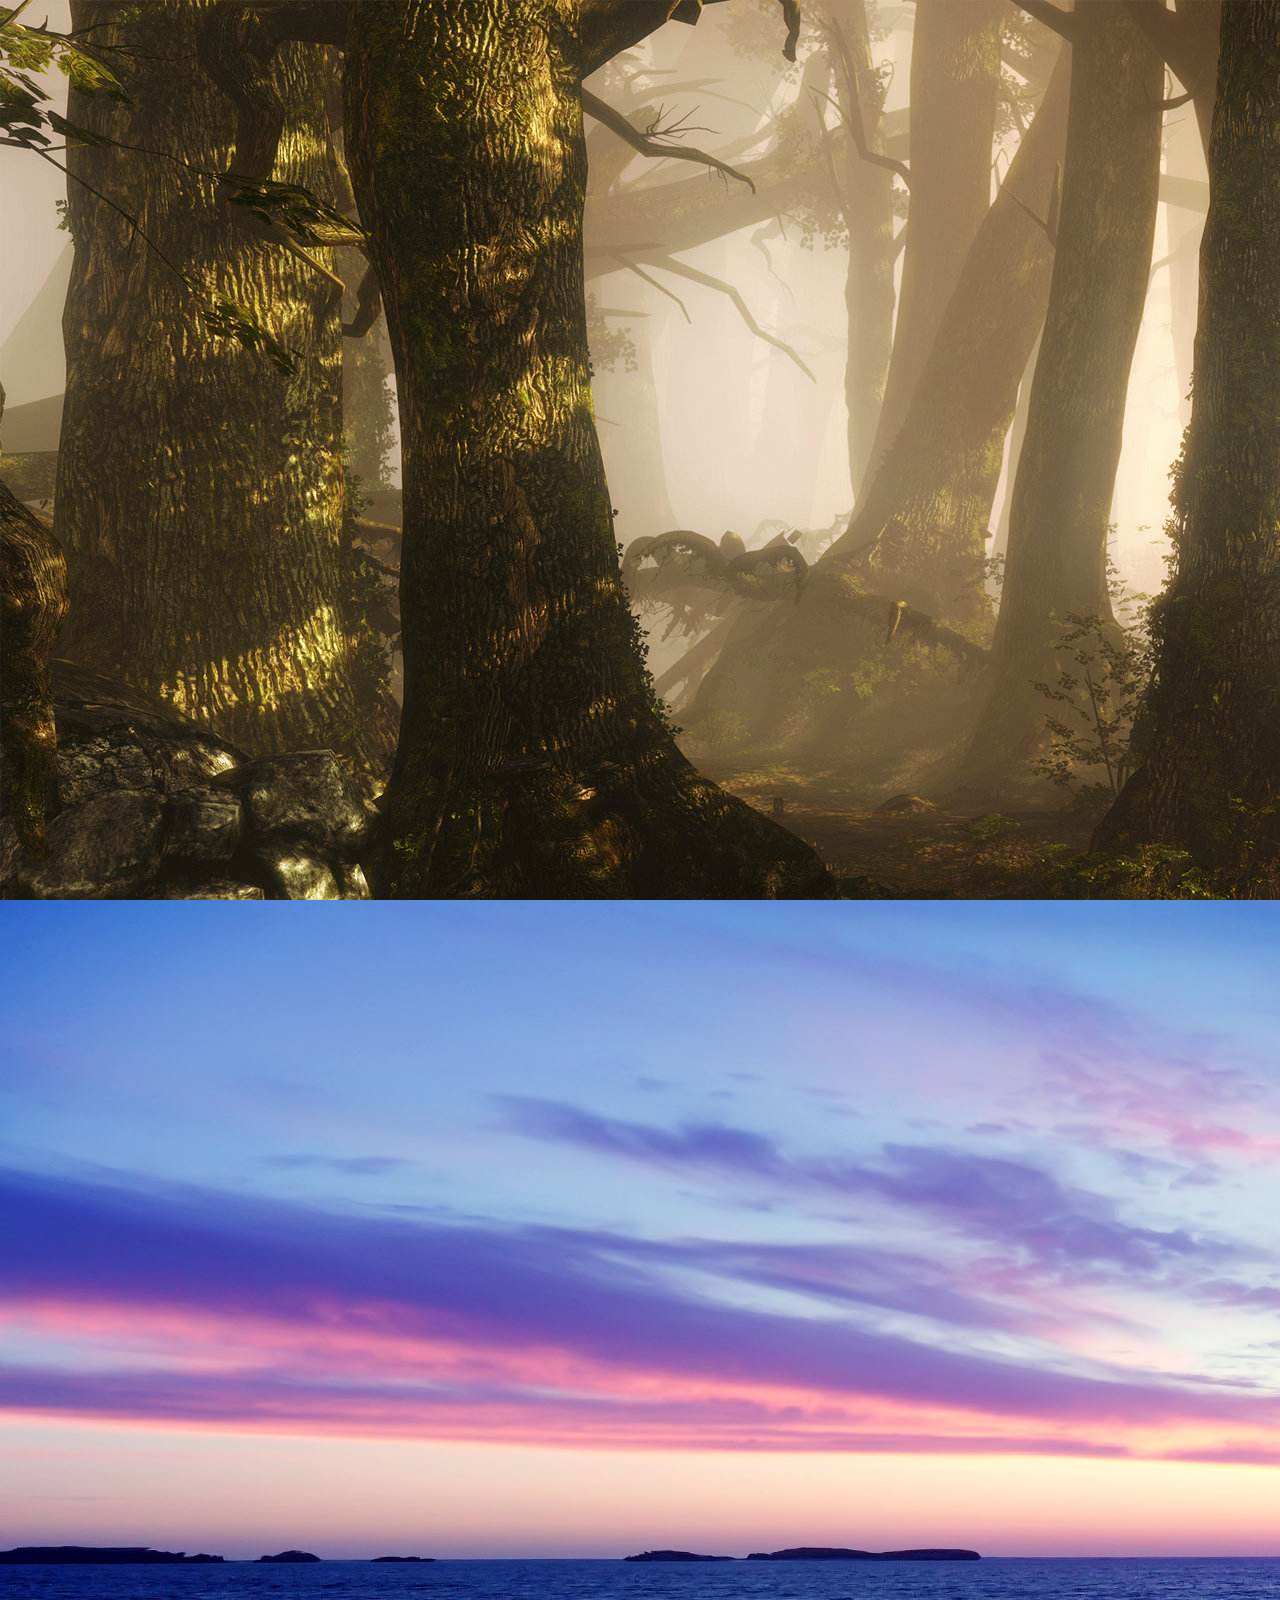
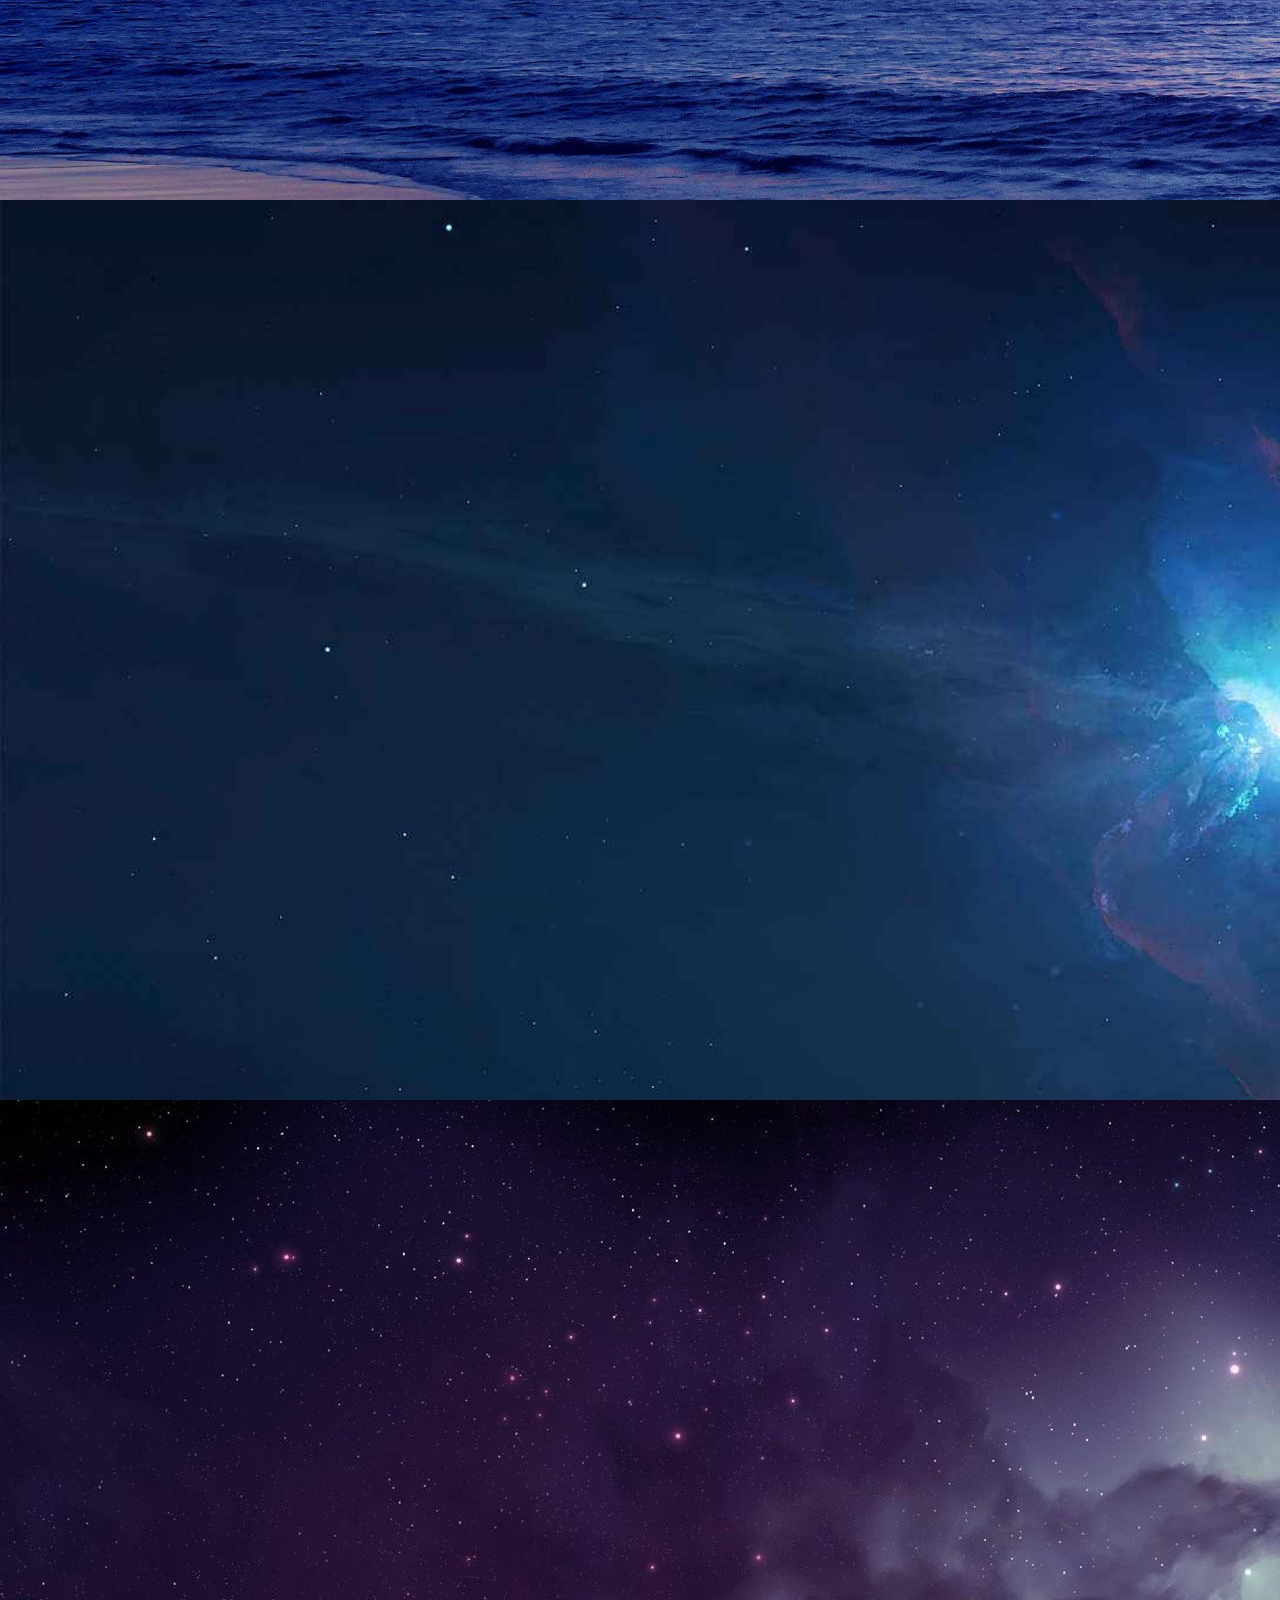
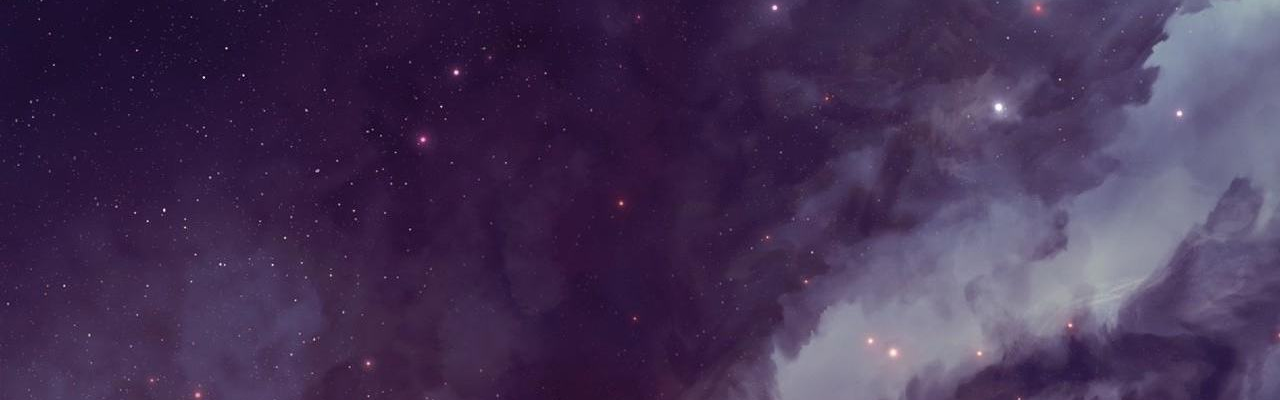
<file: 全屏切换效果/index.html>
<!DOCTYPE html>
<html lang="en">
<head>
    <meta charset="UTF-8">
    <meta name="viewport" content="width=device-width, initial-scale=1.0">
    <meta http-equiv="X-UA-Compatible" content="ie=edge">
    <title>全屏切换效果</title>
    <link rel="stylesheet" href="./index.css">
</head>
<body>
    <div class="wrap">
        <div class="container">
            <div class="item" id="item1"></div>
            <div class="item" id="item2"></div>
            <div class="item" id="item3"></div>
            <div class="item" id="item4"></div>
        </div>
    </div>
    <script src="./jquery-3.1.1.js"></script>
    <script src="./index.js"></script>
</body>
</html>
</file>
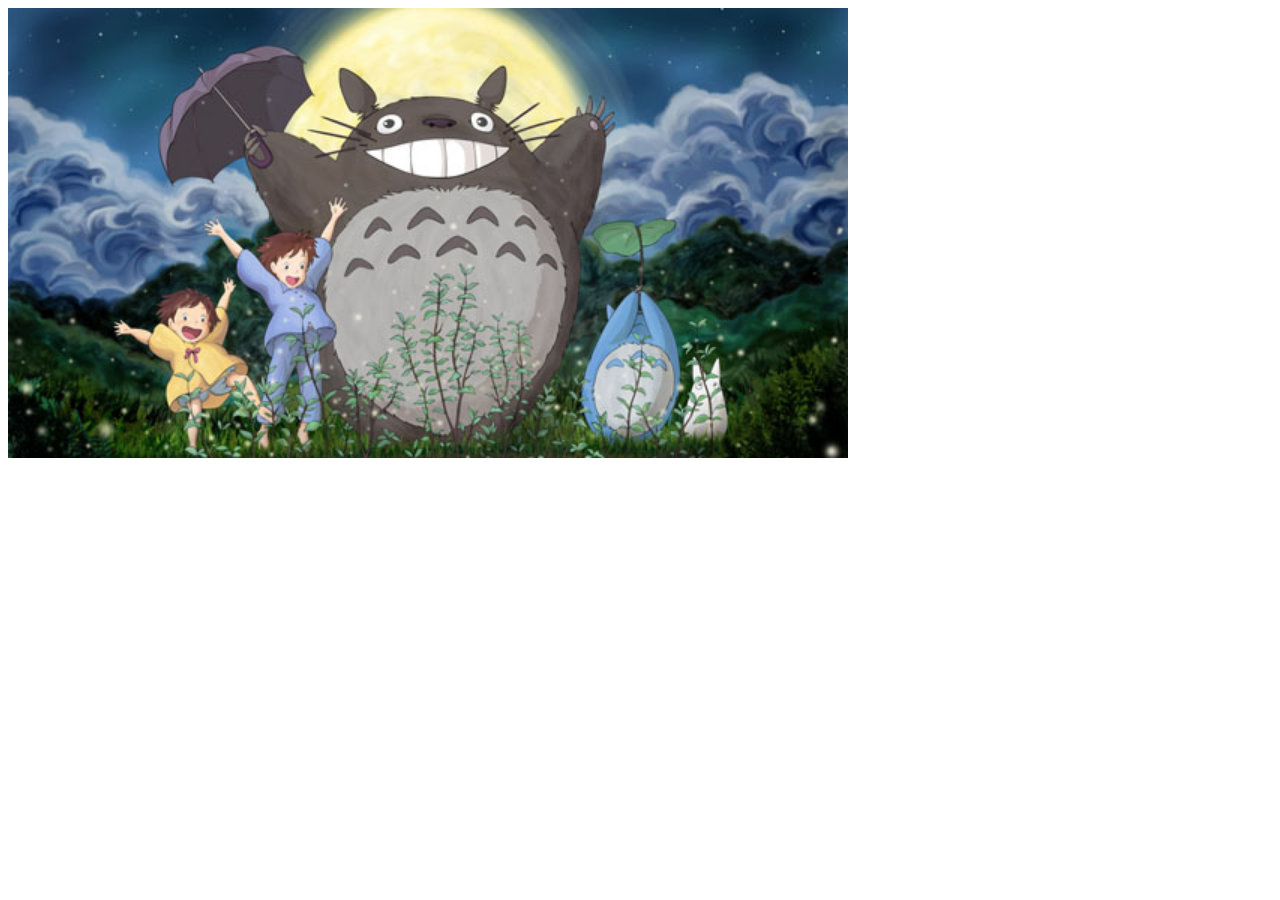
<file: 轮播图/main.html>
<!DOCTYPE html>
<html lang="en">

<head>
    <meta charset="UTF-8">
    <meta name="viewport" content="width=device-width, initial-scale=1.0">
    <meta http-equiv="X-UA-Compatible" content="ie=edge">
    <title>主页</title>

    <!--主页样式-->
    <link rel="stylesheet" href="./main.css">
</head>

<body>

    <!--内容-->
    <div class="body-wrap">
        <!--轮播-->
        <div class="slideshow carousel">
            <!--<div class="slideshow-left-btn" id="slideshow-left-btn"></div>
            <div class="slideshow-right-btn" id="slideshow-right-btn"></div>-->
            <ul>
                <!--<li><img class="holder" src='./img//599a868aNf83ce587.jpg'></li>
                <li><img class="holder" src='./img/5995829aN84f0e71b.jpg'></li>
                <li><img class="holder" src='./img/599fcc82N9ff1002f.jpg'></li>
                <li><img class="holder" src='./img/598abe88N80fb9275.jpg'></li>
                <li><img class="holder" src='./img/59954e1dNb2e1cfb5.jpg'></li>
                <li><img class="holder" src='./img//599a868aNf83ce587.jpg'></li>
                <li><img class="holder" src='./img/5995829aN84f0e71b.jpg'></li>-->
            </ul>
            <!--<div class="img-point">
                <i data-index='1' class="select"></i>
                <i data-index='2'></i>
                <i data-index='3'></i>
                <i data-index='4'></i>
                <i data-index='5'></i>
            </div>-->
        </div>


    </div>

    <!--jq-->
    <script src="../全屏切换效果/jquery-3.1.1.js"></script>
    <!--<script src="./main-jq.js"></script>-->
    <script src="./plug-in.js"></script>
    <script type="text/javascript">
        // var carousel = new Carousel($('.carousel'));
        var setting = {
            // imgArr: ['./img/5995829aN84f0e71b.jpg',
            //     './img/599fcc82N9ff1002f.jpg',
            //     './img/598abe88N80fb9275.jpg',
            //     './img/59954e1dNb2e1cfb5.jpg',
            //     './img//599a868aNf83ce587.jpg'],
            imgArr:['./img/1a.jpg','./img/2a.jpg','./img/3a.jpg','./img/4a.jpg','./img/5a.jpg'],
            scale:1.5,
            speed:'slow',
        }
        var carousel =  $('.carousel').Carousel(setting);
    </script>
</body>

</html>
</file>
<file: 轮播图/main.css>
ul,li{
    padding: 0;
    margin: 0;
    list-style: none;
}

/*轮播图*/
.slideshow {
    float: left;
    /*width: 790px;*/
    /*height: 340px;*/
    overflow: hidden;
    position: relative;
}

.slideshow>ul{
    font-size: 0px;
    position: relative;
    overflow: hidden;
    /*width: 5530px;*/
    /*height: 340px;*/
}

.slideshow>ul>li{
    float: left;
}



/*按钮*/
.slideshow-left-btn {
    background: rgba(158, 158, 158, 0.3) url(./img/focus_control_btn.png) center 24px no-repeat;
}

.slideshow-right-btn {
    right: 0;
    background: rgba(158, 158, 158, 0.3) url(./img/focus_control_btn.png) center -174px no-repeat;
}

.slideshow-left-btn, .slideshow-right-btn {
    width: 45px;
    height: 105px;
    /* border: 1px solid #fff; */
    position: absolute;
    top: 50%;
    transform: translate(0,-50%);
    opacity: 0;
    transition: opacity 0.5s ease-in;
    z-index: 2;
}

.slideshow:hover > .slideshow-left-btn,
.slideshow:hover > .slideshow-right-btn,
.slideshow:hover > .img-point{
    opacity: 1;
}

/*焦点*/
.img-point {
    position: absolute;
    bottom: 0;
    left: 50%;
    opacity: 0;
    transform: translate(-50%,0);
    transition: opacity 0.5s ease-in;
}

.img-point i {
    display: block;
    width: 25px;
    height: 25px;
    margin: 15px;
    float: left;
    border-radius: 50%;
    background-color: rgba(158, 158, 158, 0.3);
}

.select{
    background-color: #ea8736;
}

.img-point i.select {
    background-color: #ea8736;
}
</file>
<file: 全屏切换效果/index.css>
/*reset*/
*{
    margin: 0;
    padding: 0;
}

html,body{
    width: 100%;
    height: 100%;
    /*overflow: hidden;*/
}

.wrap{
    height: 100%;
    /*width: 400%;*/
}

.container,.item{
    width: 100%;
    height: 100%;
}

.item{
    background:url(./img/a1.jpg) no-repeat;
    background-size: 2560px 1080px;
}

#item2{
   background-image: url(./img/a2.jpg);
}

#item3{
    background-image: url(./img/a3.jpg);
}

#item4{
    background-image: url(./img/a4.jpg);
}

.left{
    float: left;
    width: 25%;
}
</file>
